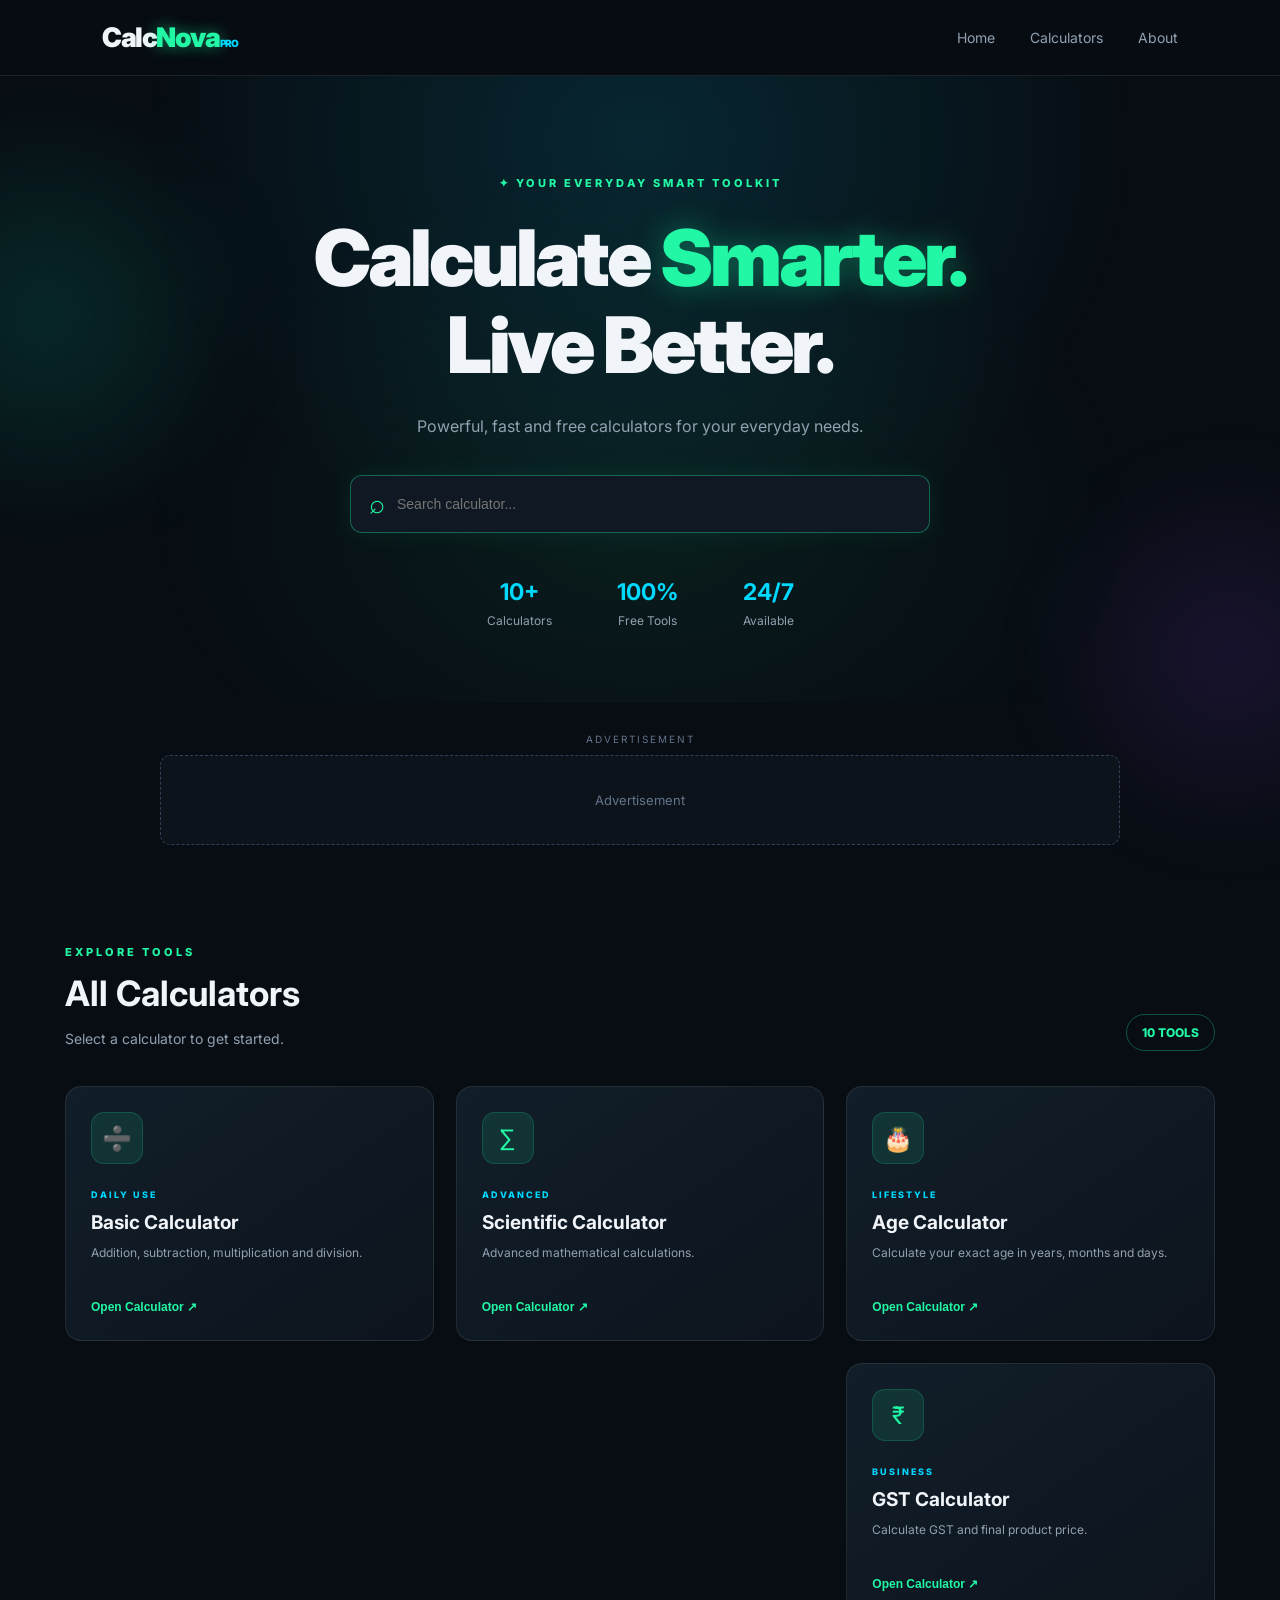
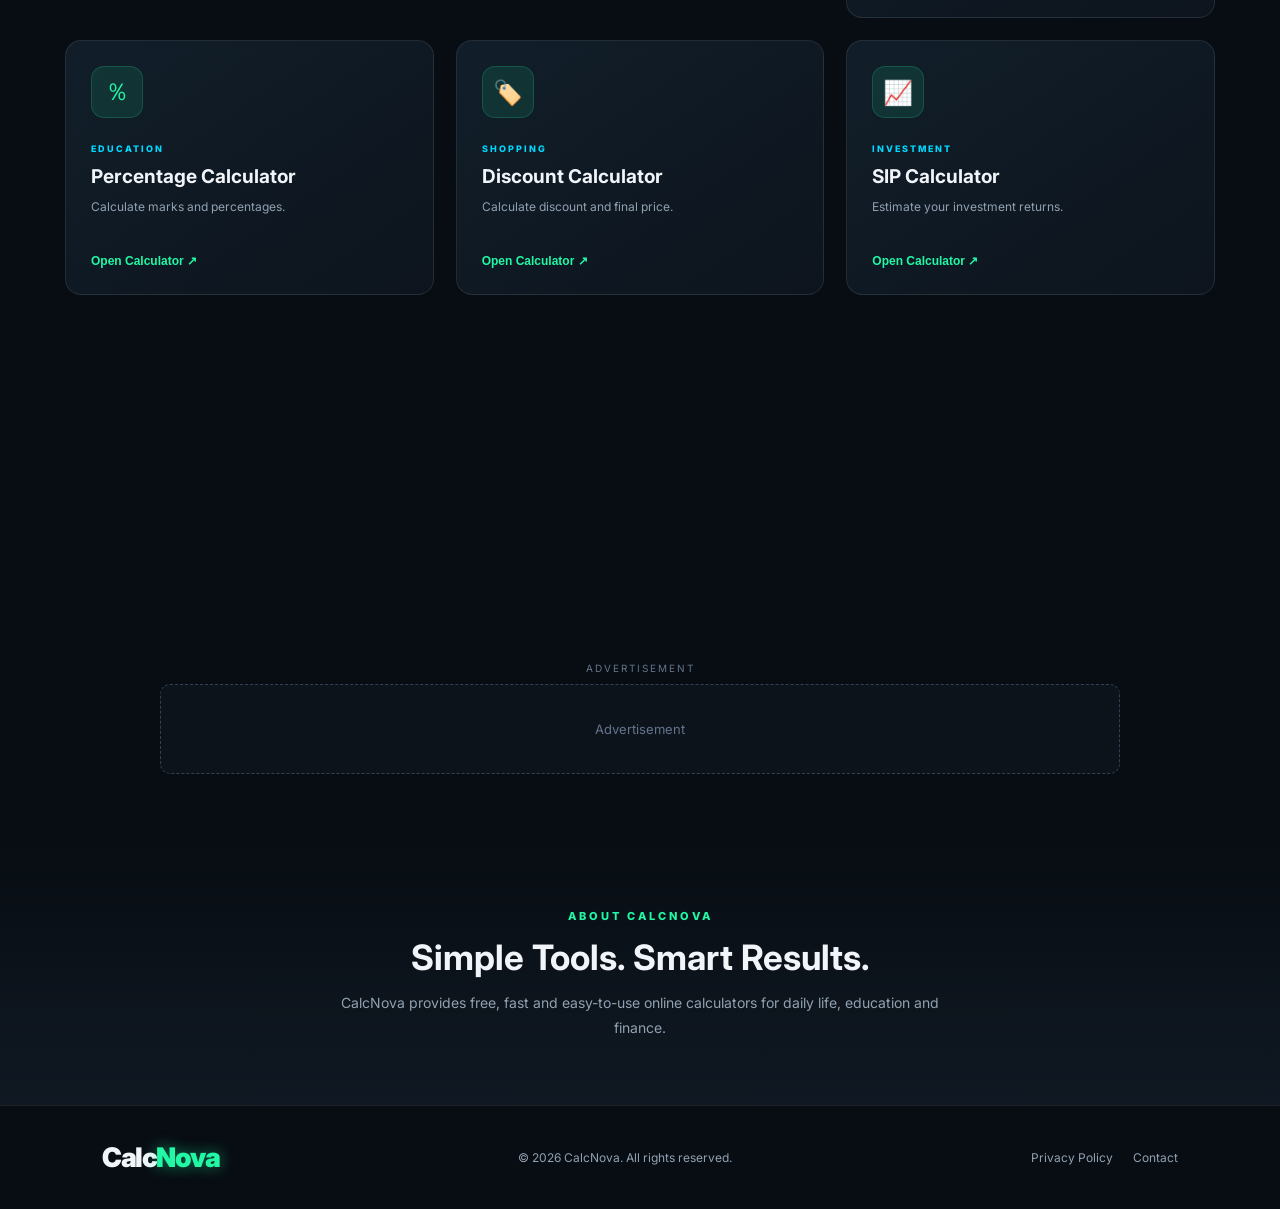
<file: index.html>
<!DOCTYPE html>
<html lang="en">
<head>
<meta charset="UTF-8">
<meta name="viewport" content="width=device-width, initial-scale=1.0">
<meta name="description" content="CalcNova - Free online calculators for maths, finance, health and everyday use.">
<title>CalcNova - Smart Calculator</title>
<link rel="stylesheet" href="styile.css">
</head>
<body>

<header class="navbar">
    <a href="#" class="logo">Calc<span>Nova</span><small> PRO</small></a>
    <nav id="nav">
        <a href="#home">Home</a>
        <a href="#calculators">Calculators</a>
        <a href="#about">About</a>
    </nav>
    <button class="menu-btn" onclick="toggleMenu()">☰</button>
</header>

<main>
<section class="hero" id="home">
    <div class="hero-tag">✦ YOUR EVERYDAY SMART TOOLKIT</div>
    <h1>Calculate <span>Smarter.</span><br>Live Better.</h1>
    <p>Powerful, fast and free calculators for your everyday needs.</p>

    <div class="search-box">
        <span>⌕</span>
        <input type="search" id="searchInput" placeholder="Search calculator...">
    </div>

    <div class="hero-stats">
        <div><strong>10+</strong><small>Calculators</small></div>
        <div><strong>100%</strong><small>Free Tools</small></div>
        <div><strong>24/7</strong><small>Available</small></div>
    </div>
</section>

<section class="ad-section">
    <span>ADVERTISEMENT</span>
    <div class="ad-placeholder">Advertisement</div>
</section>

<section class="calculator-section" id="calculators">
    <div class="section-heading">
        <div>
            <span class="mini-label">EXPLORE TOOLS</span>
            <h2>All Calculators</h2>
            <p>Select a calculator to get started.</p>
        </div>
        <span class="tool-count">10 TOOLS</span>
    </div>

    <div class="calculator-grid" id="calculatorGrid">

        <article class="calc-card" data-name="basic calculator math">
            <div class="card-icon">➗</div>
            <span class="card-label">DAILY USE</span>
            <h3>Basic Calculator</h3>
            <p>Addition, subtraction, multiplication and division.</p>
            <button onclick="openCalculator('basic')">Open Calculator ↗</button>
        </article>

        <article class="calc-card" data-name="scientific calculator sin cos tan log">
            <div class="card-icon">∑</div>
            <span class="card-label">ADVANCED</span>
            <h3>Scientific Calculator</h3>
            <p>Advanced mathematical calculations.</p>
            <button onclick="openCalculator('scientific')">Open Calculator ↗</button>
        </article>

        <article class="calc-card" data-name="age calculator birthday">
            <div class="card-icon">🎂</div>
            <span class="card-label">LIFESTYLE</span>
            <h3>Age Calculator</h3>
            <p>Calculate your exact age in years, months and days.</p>
            <button onclick="openCalculator('age')">Open Calculator ↗</button>
        </article>

        <article class="calc-card" data-name="bmi calculator health weight">
            <div class="card-icon">⚖️</div>
            <span class="card-label">HEALTH</span>
            <h3>BMI Calculator</h3>
            <p>Calculate your Body Mass Index.</p>
            <button onclick="openCalculator('bmi')">Open Calculator ↗</button>
        </article>

        <article class="calc-card" data-name="emi calculator loan">
            <div class="card-icon">🏦</div>
            <span class="card-label">FINANCE</span>
            <h3>EMI Calculator</h3>
            <p>Calculate monthly loan payments.</p>
            <button onclick="openCalculator('emi')">Open Calculator ↗</button>
        </article>

        <article class="calc-card" data-name="gst calculator tax">
            <div class="card-icon">₹</div>
            <span class="card-label">BUSINESS</span>
            <h3>GST Calculator</h3>
            <p>Calculate GST and final product price.</p>
            <button onclick="openCalculator('gst')">Open Calculator ↗</button>
        </article>

        <article class="calc-card" data-name="percentage calculator marks">
            <div class="card-icon">％</div>
            <span class="card-label">EDUCATION</span>
            <h3>Percentage Calculator</h3>
            <p>Calculate marks and percentages.</p>
            <button onclick="openCalculator('percentage')">Open Calculator ↗</button>
        </article>

        <article class="calc-card" data-name="discount calculator shopping">
            <div class="card-icon">🏷️</div>
            <span class="card-label">SHOPPING</span>
            <h3>Discount Calculator</h3>
            <p>Calculate discount and final price.</p>
            <button onclick="openCalculator('discount')">Open Calculator ↗</button>
        </article>

        <article class="calc-card" data-name="sip calculator investment">
            <div class="card-icon">📈</div>
            <span class="card-label">INVESTMENT</span>
            <h3>SIP Calculator</h3>
            <p>Estimate your investment returns.</p>
            <button onclick="openCalculator('sip')">Open Calculator ↗</button>
        </article>

        <article class="calc-card" data-name="date calculator days">
            <div class="card-icon">📅</div>
            <span class="card-label">DATE & TIME</span>
            <h3>Date Calculator</h3>
            <p>Calculate the difference between dates.</p>
            <button onclick="openCalculator('date')">Open Calculator ↗</button>
        </article>

    </div>
    <p id="noResults" hidden>No calculator found.</p>
</section>

<section class="ad-section">
    <span>ADVERTISEMENT</span>
    <div class="ad-placeholder">Advertisement</div>
</section>

<section class="about-section" id="about">
    <span class="mini-label">ABOUT CALCNOVA</span>
    <h2>Simple Tools. Smart Results.</h2>
    <p>CalcNova provides free, fast and easy-to-use online calculators for daily life, education and finance.</p>
</section>



</main>

<footer>
    <a href="#" class="logo">Calc<span>Nova</span></a>
    <p>© 2026 CalcNova. All rights reserved.</p>
    <div>
        <a href="#">Privacy Policy</a>
        <a href="#">Contact</a>
    </div>
</footer>

<div id="calculatorModal" class="modal" aria-hidden="true">
    <div class="modal-content">
        <button class="close-btn" onclick="closeCalculator()">✕</button>
        <div id="calculatorContent"></div>
    </div>
</div>

<script src="script.js"></script>
</body>
</html>
</file>
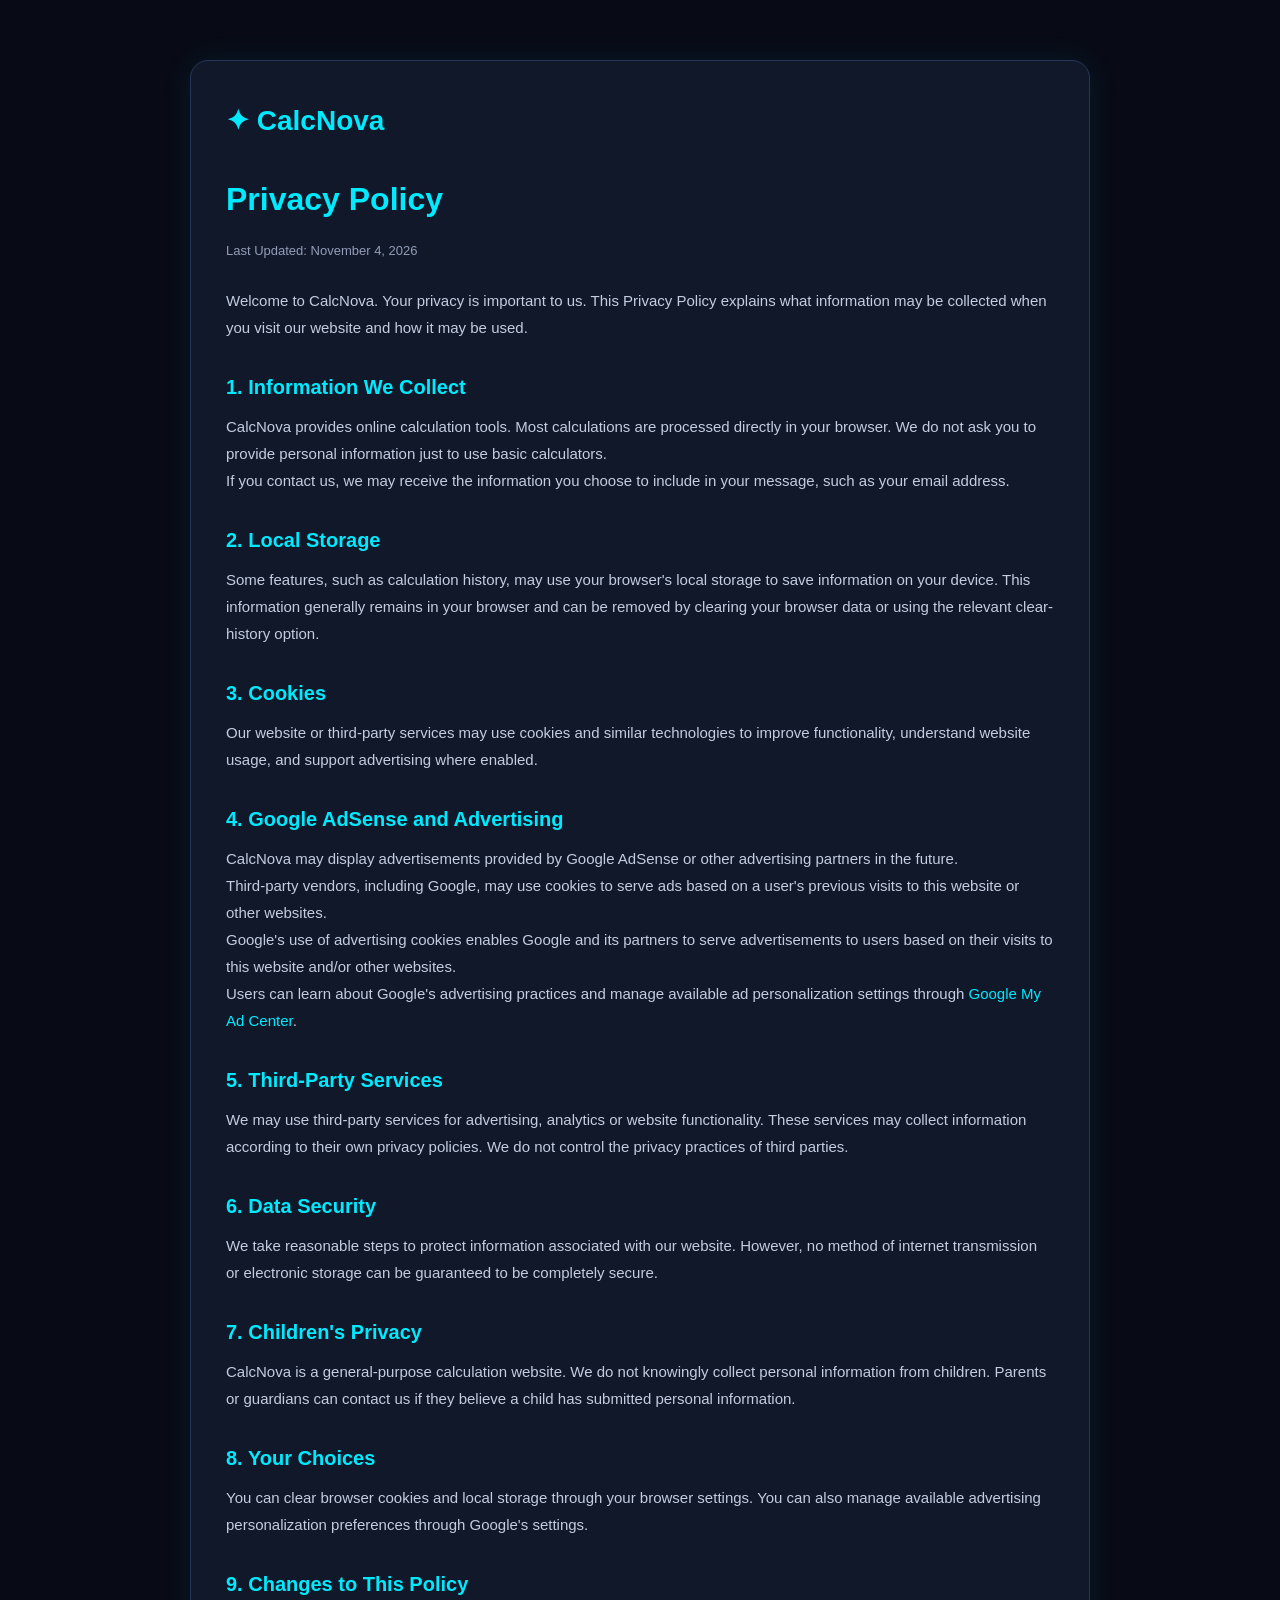
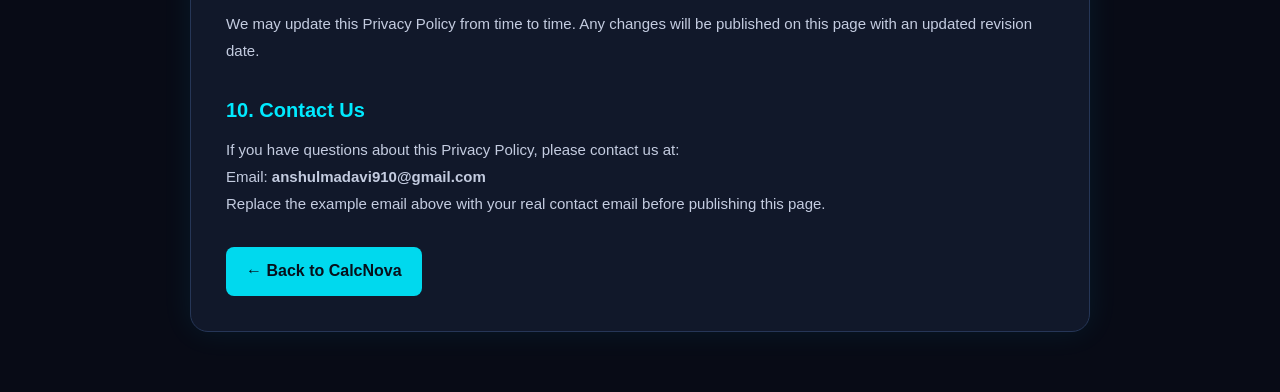
<file: privacy-policy.html>
<!DOCTYPE html>
<html lang="en">
<head>
  <meta charset="UTF-8">
  <meta name="viewport" content="width=device-width, initial-scale=1.0">
  <meta name="description" content="Read the CalcNova Privacy Policy to understand how our website handles information, cookies and advertising.">
  <title>Privacy Policy | CalcNova</title>

  <style>
    * {
      margin: 0;
      padding: 0;
      box-sizing: border-box;
    }

    body {
      font-family: Arial, sans-serif;
      background: #080b16;
      color: #e8ecff;
      line-height: 1.8;
      padding: 25px 15px;
    }

    .container {
      max-width: 900px;
      margin: 35px auto;
      background: #11182a;
      border: 1px solid #263657;
      border-radius: 18px;
      padding: 35px;
      box-shadow: 0 0 30px rgba(0, 220, 255, 0.08);
    }

    .logo {
      color: #00eaff;
      font-size: 28px;
      font-weight: bold;
      margin-bottom: 25px;
    }

    h1 {
      color: #00eaff;
      margin-bottom: 10px;
    }

    h2 {
      color: #00eaff;
      font-size: 20px;
      margin-top: 28px;
      margin-bottom: 8px;
    }

    p, li {
      color: #c4cce0;
      font-size: 15px;
    }

    ul {
      padding-left: 25px;
      margin-top: 8px;
    }

    a {
      color: #00eaff;
      text-decoration: none;
    }

    a:hover {
      text-decoration: underline;
    }

    .date {
      color: #929db8;
      font-size: 13px;
      margin-bottom: 25px;
    }

    .back {
      display: inline-block;
      margin-top: 30px;
      padding: 10px 20px;
      background: #00d9ee;
      color: #07101b;
      font-weight: bold;
      border-radius: 8px;
    }

    @media(max-width: 600px) {
      .container {
        padding: 22px;
        margin: 10px auto;
      }

      h1 {
        font-size: 25px;
      }
    }
  </style>
</head>

<body>
  <main class="container">

    <div class="logo">✦ CalcNova</div>

    <h1>Privacy Policy</h1>
    <p class="date">Last Updated: November 4, 2026</p>

    <p>
      Welcome to CalcNova. Your privacy is important to us.
      This Privacy Policy explains what information may be
      collected when you visit our website and how it may be used.
    </p>

    <h2>1. Information We Collect</h2>
    <p>
      CalcNova provides online calculation tools. Most calculations
      are processed directly in your browser. We do not ask you to
      provide personal information just to use basic calculators.
    </p>
    <p>
      If you contact us, we may receive the information you choose
      to include in your message, such as your email address.
    </p>

    <h2>2. Local Storage</h2>
    <p>
      Some features, such as calculation history, may use your
      browser's local storage to save information on your device.
      This information generally remains in your browser and can
      be removed by clearing your browser data or using the
      relevant clear-history option.
    </p>

    <h2>3. Cookies</h2>
    <p>
      Our website or third-party services may use cookies and
      similar technologies to improve functionality, understand
      website usage, and support advertising where enabled.
    </p>

    <h2>4. Google AdSense and Advertising</h2>
    <p>
      CalcNova may display advertisements provided by Google
      AdSense or other advertising partners in the future.
    </p>
    <p>
      Third-party vendors, including Google, may use cookies
      to serve ads based on a user's previous visits to this
      website or other websites.
    </p>
    <p>
      Google's use of advertising cookies enables Google and
      its partners to serve advertisements to users based on
      their visits to this website and/or other websites.
    </p>
    <p>
      Users can learn about Google's advertising practices and
      manage available ad personalization settings through
      <a href="https://myadcenter.google.com/" target="_blank"
         rel="noopener noreferrer">Google My Ad Center</a>.
    </p>

    <h2>5. Third-Party Services</h2>
    <p>
      We may use third-party services for advertising, analytics
      or website functionality. These services may collect
      information according to their own privacy policies.
      We do not control the privacy practices of third parties.
    </p>

    <h2>6. Data Security</h2>
    <p>
      We take reasonable steps to protect information associated
      with our website. However, no method of internet transmission
      or electronic storage can be guaranteed to be completely secure.
    </p>

    <h2>7. Children's Privacy</h2>
    <p>
      CalcNova is a general-purpose calculation website.
      We do not knowingly collect personal information from
      children. Parents or guardians can contact us if they
      believe a child has submitted personal information.
    </p>

    <h2>8. Your Choices</h2>
    <p>
      You can clear browser cookies and local storage through
      your browser settings. You can also manage available
      advertising personalization preferences through Google's
      settings.
    </p>

    <h2>9. Changes to This Policy</h2>
    <p>
      We may update this Privacy Policy from time to time.
      Any changes will be published on this page with an
      updated revision date.
    </p>

    <h2>10. Contact Us</h2>
    <p>
      If you have questions about this Privacy Policy,
      please contact us at:
    </p>
    <p>
      Email: <strong>anshulmadavi910@gmail.com</strong>
    </p>
    <p>
      Replace the example email above with your real contact email
      before publishing this page.
    </p>

    <a class="back" href="index.html">← Back to CalcNova</a>

  </main>
</body>
</html>
</file>
<file: styile.css>
@import url('https://fonts.googleapis.com/css2?family=Inter:wght@400;500;600;700;800;900&display=swap');

:root {
    --bg:#080d13;
    --panel:#101923;
    --green:#22f7a5;
    --cyan:#00d9ff;
    --text:#f1f5f9;
    --muted:#91a1b1;
    --border:rgba(255,255,255,.09);
}

* {
    margin:0;
    padding:0;
    box-sizing:border-box;
}

html { scroll-behavior:smooth; }

body {
    font-family:Inter,sans-serif;
    background:var(--bg);
    color:var(--text);
    overflow-x:hidden;
}

a {
    color:inherit;
    text-decoration:none;
}

.navbar {
    height:76px;
    display:flex;
    align-items:center;
    justify-content:space-between;
    padding:0 8%;
    background:rgba(8,13,19,.96);
    border-bottom:1px solid var(--border);
    position:sticky;
    top:0;
    z-index:100;
    backdrop-filter:blur(15px);
}

.logo {
    font-size:27px;
    font-weight:900;
    letter-spacing:-1.5px;
}

.logo span {
    color:var(--green);
    text-shadow:0 0 15px rgba(34,247,165,.5);
}

.logo small {
    font-size:10px;
    color:var(--cyan);
}

.navbar nav {
    display:flex;
    gap:35px;
}

.navbar nav a {
    color:var(--muted);
    font-size:14px;
}

.navbar nav a:hover { color:var(--green); }

.menu-btn {
    display:none;
    background:none;
    color:white;
    border:none;
    font-size:26px;
    cursor:pointer;
}

.hero {
    text-align:center;
    padding:100px 20px 75px;
    background:
    radial-gradient(ellipse at 50% 10%,rgba(0,217,255,.13),transparent 55%),
    radial-gradient(ellipse at 50% 70%,rgba(34,247,165,.07),transparent 55%);
}

.hero-tag,.mini-label {
    color:var(--green);
    font-size:11px;
    font-weight:800;
    letter-spacing:3px;
}

.hero h1 {
    font-size:clamp(45px,7vw,78px);
    font-weight:900;
    line-height:1.12;
    margin:24px 0;
    letter-spacing:-3px;
}

.hero h1 span {
    color:var(--green);
    text-shadow:0 0 30px rgba(34,247,165,.35);
}

.hero>p {
    color:var(--muted);
    font-size:16px;
    line-height:1.7;
}

.search-box {
    max-width:580px;
    height:58px;
    display:flex;
    align-items:center;
    gap:12px;
    margin:35px auto;
    padding:7px 18px;
    background:var(--panel);
    border:1px solid rgba(34,247,165,.35);
    border-radius:12px;
    box-shadow:0 0 25px rgba(34,247,165,.08);
}

.search-box span {
    font-size:27px;
    color:var(--green);
}

.search-box input {
    flex:1;
    min-width:0;
    background:transparent;
    color:white;
    border:none;
    outline:none;
    font-size:14px;
}

.hero-stats {
    display:flex;
    justify-content:center;
    gap:65px;
    margin-top:45px;
}

.hero-stats div {
    display:flex;
    flex-direction:column;
    gap:7px;
}

.hero-stats strong {
    color:var(--cyan);
    font-size:23px;
}

.hero-stats small {
    color:var(--muted);
    font-size:12px;
}

.ad-section {
    max-width:1000px;
    margin:30px auto 65px;
    padding:0 20px;
    text-align:center;
}

.ad-section>span {
    display:block;
    color:#64748b;
    font-size:10px;
    letter-spacing:2px;
    margin-bottom:10px;
}

.ad-placeholder {
    min-height:90px;
    display:flex;
    align-items:center;
    justify-content:center;
    background:#0c131b;
    border:1px dashed #334155;
    border-radius:10px;
    color:#64748b;
    font-size:13px;
}

.calculator-section {
    max-width:1200px;
    margin:auto;
    padding:30px 25px 60px;
}

.section-heading {
    display:flex;
    align-items:end;
    justify-content:space-between;
    margin-bottom:35px;
}

.section-heading h2,.about-section h2 {
    font-size:35px;
    margin:12px 0;
}

.section-heading p,.about-section p {
    color:var(--muted);
    font-size:14px;
    line-height:1.8;
}

.tool-count {
    color:var(--green);
    font-size:12px;
    font-weight:800;
    border:1px solid rgba(34,247,165,.3);
    padding:10px 15px;
    border-radius:20px;
}

.calculator-grid {
    display:grid;
    grid-template-columns:repeat(3,1fr);
    gap:22px;
}

.calc-card {
    padding:25px;
    min-height:240px;
    background:linear-gradient(145deg,#111e29,#0d141d);
    border:1px solid var(--border);
    border-radius:16px;
    transition:.3s;
    overflow:hidden;
}

.calc-card:hover {
    transform:translateY(-7px);
    border-color:var(--green);
    box-shadow:0 10px 35px rgba(34,247,165,.09);
}

.card-icon {
    display:flex;
    align-items:center;
    justify-content:center;
    width:52px;
    height:52px;
    font-size:24px;
    color:var(--green);
    background:rgba(34,247,165,.1);
    border:1px solid rgba(34,247,165,.18);
    border-radius:13px;
    margin-bottom:18px;
}

.card-label {
    color:var(--cyan);
    font-size:9px;
    letter-spacing:2px;
    font-weight:800;
}

.calc-card h3 {
    font-size:19px;
    margin:9px 0;
}

.calc-card p {
    color:var(--muted);
    font-size:12px;
    line-height:1.7;
    min-height:42px;
}

.calc-card button {
    margin-top:15px;
    background:transparent;
    border:none;
    color:var(--green);
    font-size:12px;
    font-weight:800;
    cursor:pointer;
}

.calc-card button:hover { color:var(--cyan); }

.about-section {
    text-align:center;
    padding:65px 20px;
    background:linear-gradient(180deg,transparent,#101923);
}

.about-section p {
    max-width:600px;
    margin:auto;
}

footer {
    padding:35px 8%;
    display:flex;
    align-items:center;
    justify-content:space-between;
    flex-wrap:wrap;
    gap:20px;
    border-top:1px solid var(--border);
}

footer p,footer div a {
    color:var(--muted);
    font-size:12px;
}

footer div {
    display:flex;
    gap:20px;
}

.modal {
    display:none;
    position:fixed;
    inset:0;
    z-index:200;
    background:rgba(0,0,0,.85);
    backdrop-filter:blur(8px);
    padding:20px;
    align-items:center;
    justify-content:center;
}

.modal.active { display:flex; }

.modal-content {
    position:relative;
    width:100%;
    max-width:520px;
    max-height:85vh;
    overflow-y:auto;
    background:#101923;
    border:1px solid rgba(34,247,165,.4);
    border-radius:18px;
    padding:35px 25px;
    box-shadow:0 0 40px rgba(34,247,165,.12);
}

.close-btn {
    position:absolute;
    top:15px;
    right:18px;
    color:white;
    background:transparent;
    border:none;
    font-size:22px;
    cursor:pointer;
}

#noResults {
    color:var(--muted);
    text-align:center;
    padding:35px;
}

[hidden] { display:none!important; }

/* CALCULATOR STYLING */

.calc-title {
    color:var(--green);
    font-size:25px;
    margin-bottom:25px;
    padding-right:25px;
}

.calc-field {
    display:block;
    color:var(--muted);
    font-size:13px;
    font-weight:600;
    margin-bottom:18px;
}

.calc-field input,.calc-field select {
    display:block;
    width:100%;
    margin-top:9px;
    padding:14px;
    background:#080d13;
    color:white;
    border:1px solid #344252;
    border-radius:9px;
    outline:none;
    font-size:14px;
    font-family:inherit;
}

.calc-field input:focus,.calc-field select:focus {
    border-color:var(--green);
}

.calc-action {
    width:100%;
    padding:14px;
    border:none;
    border-radius:9px;
    background:var(--green);
    color:#06130e;
    font-size:14px;
    font-weight:800;
    cursor:pointer;
    margin:5px 0 15px;
}

.calc-action:hover { background:var(--cyan); }

.calc-result {
    padding:17px;
    background:#080d13;
    border:1px solid rgba(34,247,165,.25);
    border-radius:10px;
    color:var(--muted);
    line-height:2;
    font-size:13px;
    overflow-wrap:anywhere;
}

.calc-result strong {
    color:var(--green);
    font-size:17px;
}

.calc-hint {
    color:#8494a5;
    font-size:11px;
    margin-top:12px;
    line-height:1.6;
}

.basic-display {
    width:100%;
    padding:18px;
    margin-bottom:15px;
    background:#080d13;
    border:1px solid #344252;
    border-radius:10px;
    color:var(--green);
    font-size:24px;
    text-align:right;
}

.basic-grid {
    display:grid;
    grid-template-columns:repeat(4,1fr);
    gap:9px;
}

.basic-grid button {
    min-width:0;
    padding:15px 5px;
    background:#192633;
    border:1px solid #304253;
    border-radius:8px;
    color:white;
    font-size:15px;
    cursor:pointer;
}

.basic-grid button:hover {
    border-color:var(--green);
    color:var(--green);
}

@media(max-width:850px) {
    .calculator-grid { grid-template-columns:repeat(2,1fr); }
    .navbar { padding:0 5%; }
}

@media(max-width:600px) {
    .navbar { height:65px; }

    .navbar nav {
        display:none;
        position:absolute;
        top:65px;
        left:0;
        width:100%;
        padding:20px;
        flex-direction:column;
        gap:20px;
        background:#101923;
    }

    .navbar nav.show { display:flex; }
    .menu-btn { display:block; }

    .hero { padding:70px 15px 50px; }
    .hero h1 { letter-spacing:-2px; }
    .hero-stats { gap:25px; }
    .calculator-grid { grid-template-columns:1fr; }
    .section-heading h2 { font-size:27px; }
    .calculator-section { padding:25px 16px; }

    footer {
        flex-direction:column;
        text-align:center;
    }
}

@media(max-width:400px) {
    .basic-grid { gap:6px; }
    .basic-grid button { padding:13px 3px; }
}

/* ===== CALCNOVA PREMIUM ANIMATIONS ===== */

html {
  scroll-behavior: smooth;
}

body {
  overflow-x: hidden;
  animation: pageFade 0.8s ease;
}

@keyframes pageFade {
  from { opacity: 0; }
  to { opacity: 1; }
}

/* Animated neon background */
body::before {
  content: "";
  position: fixed;
  width: 450px;
  height: 450px;
  top: 10%;
  left: -180px;
  background: radial-gradient(circle, rgba(0,255,200,0.12), transparent 70%);
  filter: blur(35px);
  pointer-events: none;
  z-index: -1;
  animation: glowMove 9s ease-in-out infinite alternate;
}

body::after {
  content: "";
  position: fixed;
  width: 400px;
  height: 400px;
  right: -150px;
  bottom: 5%;
  background: radial-gradient(circle, rgba(150,70,255,0.13), transparent 70%);
  filter: blur(35px);
  pointer-events: none;
  z-index: -1;
  animation: glowMove 11s ease-in-out infinite alternate-reverse;
}

@keyframes glowMove {
  from { transform: translate(0, 0) scale(0.9); }
  to { transform: translate(80px, -50px) scale(1.2); }
}

/* Calculator cards */
.calc-card {
  animation: cardEnter 0.7s ease both;
  transition: transform 0.3s ease, box-shadow 0.3s ease, border-color 0.3s ease;
}

.calc-card:nth-child(2) { animation-delay: 0.08s; }
.calc-card:nth-child(3) { animation-delay: 0.16s; }
.calc-card:nth-child(4) { animation-delay: 0.24s; }
.calc-card:nth-child(5) { animation-delay: 0.32s; }
.calc-card:nth-child(6) { animation-delay: 0.40s; }
.calc-card:nth-child(7) { animation-delay: 0.48s; }
.calc-card:nth-child(8) { animation-delay: 0.56s; }
.calc-card:nth-child(9) { animation-delay: 0.64s; }
.calc-card:nth-child(10) { animation-delay: 0.72s; }

@keyframes cardEnter {
  from {
    opacity: 0;
    transform: translateY(35px);
  }
  to {
    opacity: 1;
    transform: translateY(0);
  }
}

.calc-card:hover {
  transform: translateY(-9px) scale(1.02);
  border-color: #00ffd5;
  box-shadow: 0 0 18px rgba(0,255,213,0.25),
              0 12px 35px rgba(0,0,0,0.3);
}

/* Buttons */
button {
  transition: transform 0.2s ease, box-shadow 0.2s ease;
}

button:hover {
  box-shadow: 0 0 15px rgba(0,255,213,0.25);
}

button:active {
  transform: scale(0.95);
}

/* Calculator modal */
#calculatorModal {
  animation: modalFade 0.3s ease;
}

@keyframes modalFade {
  from { opacity: 0; }
  to { opacity: 1; }
}

#calculatorContent {
  animation: modalZoom 0.35s cubic-bezier(.2,.8,.2,1);
}

@keyframes modalZoom {
  from {
    opacity: 0;
    transform: translateY(25px) scale(0.92);
  }
  to {
    opacity: 1;
    transform: translateY(0) scale(1);
  }
}

/* Search focus */
#searchInput {
  transition: box-shadow 0.3s ease, border-color 0.3s ease;
}

#searchInput:focus {
  border-color: #00ffd5;
  box-shadow: 0 0 18px rgba(0,255,213,0.2);
}

/* Accessibility */
@media (prefers-reduced-motion: reduce) {
  *, *::before, *::after {
    animation-duration: 0.01ms !important;
    animation-iteration-count: 1 !important;
    scroll-behavior: auto !important;
    transition-duration: 0.01ms !important;
  }
}

/* ===== SCROLL REVEAL ===== */

.reveal {
  opacity: 0;
  transform: translateY(35px);
  transition: opacity 0.7s ease, transform 0.7s ease;
}

.reveal.active {
  opacity: 1;
  transform: translateY(0);
}

/* ===== NOVA SMART ASSISTANT ===== */

.smart-assistant {
  padding: 75px 20px;
  max-width: 1000px;
  margin: auto;
  text-align: center;
}

.assistant-heading {
  margin-bottom: 35px;
}

.assistant-tag {
  display: inline-block;
  color: #00ffd5;
  border: 1px solid rgba(0,255,213,0.35);
  background: rgba(0,255,213,0.08);
  padding: 8px 17px;
  border-radius: 30px;
  font-size: 12px;
  letter-spacing: 2px;
  margin-bottom: 18px;
}

.assistant-heading h2 {
  font-size: clamp(27px, 5vw, 42px);
  color: #ffffff;
  margin: 10px 0;
}

.assistant-heading h2 span {
  color: #00ffd5;
  text-shadow: 0 0 18px rgba(0,255,213,0.5);
}

.assistant-heading p {
  color: #a5a5b5;
  font-size: 15px;
}

.assistant-box {
  max-width: 720px;
  margin: auto;
  padding: 22px;
  text-align: left;
  background: rgba(20,22,38,0.85);
  border: 1px solid rgba(0,255,213,0.2);
  border-radius: 22px;
  box-shadow: 0 0 35px rgba(0,255,213,0.08);
  backdrop-filter: blur(15px);
}

.assistant-top {
  display: flex;
  align-items: center;
  gap: 13px;
  padding-bottom: 18px;
  border-bottom: 1px solid rgba(255,255,255,0.08);
}

.assistant-avatar {
  width: 48px;
  height: 48px;
  display: grid;
  place-items: center;
  border-radius: 15px;
  font-size: 25px;
  color: #061b18;
  background: linear-gradient(135deg,#00ffd5,#00aaff);
  box-shadow: 0 0 20px rgba(0,255,213,0.35);
  animation: novaPulse 2s infinite;
}

.assistant-top h3 {
  margin: 0 0 5px;
  color: white;
  font-size: 16px;
}

.online-status {
  font-size: 11px;
  color: #00ffd5;
}

@keyframes novaPulse {
  0%, 100% { box-shadow: 0 0 10px rgba(0,255,213,0.25); }
  50% { box-shadow: 0 0 25px rgba(0,255,213,0.6); }
}

.assistant-messages {
  height: 280px;
  overflow-y: auto;
  padding: 20px 5px;
  display: flex;
  flex-direction: column;
  gap: 14px;
  scroll-behavior: smooth;
}

.nova-message,
.user-message {
  max-width: 85%;
  padding: 13px 16px;
  border-radius: 15px;
  font-size: 14px;
  line-height: 1.6;
  animation: messageIn 0.3s ease;
  overflow-wrap: anywhere;
}

.nova-message {
  align-self: flex-start;
  color: #e7fdf9;
  background: rgba(0,255,213,0.09);
  border: 1px solid rgba(0,255,213,0.17);
  border-bottom-left-radius: 4px;
}

.user-message {
  align-self: flex-end;
  color: white;
  background: linear-gradient(135deg,#5544db,#287cdb);
  border-bottom-right-radius: 4px;
}

@keyframes messageIn {
  from { opacity: 0; transform: translateY(10px); }
  to { opacity: 1; transform: translateY(0); }
}

.assistant-examples {
  display: flex;
  flex-wrap: wrap;
  gap: 9px;
  margin-bottom: 17px;
}

.example-btn {
  background: rgba(255,255,255,0.04);
  border: 1px solid rgba(0,255,213,0.2);
  color: #00ffd5;
  padding: 9px 13px;
  border-radius: 20px;
  font-size: 12px;
  cursor: pointer;
}

.example-btn:hover {
  background: rgba(0,255,213,0.13);
  box-shadow: 0 0 12px rgba(0,255,213,0.2);
}

.assistant-input-area {
  display: flex;
  gap: 10px;
  padding: 8px;
  border: 1px solid rgba(0,255,213,0.3);
  background: rgba(0,0,0,0.25);
  border-radius: 15px;
}

.assistant-input-area input {
  flex: 1;
  min-width: 0;
  border: none;
  outline: none;
  background: transparent;
  color: white;
  padding: 12px;
  font-size: 14px;
}

.assistant-input-area input::placeholder {
  color: #858597;
}

#assistantSend {
  width: 45px;
  min-width: 45px;
  height: 45px;
  border: none;
  border-radius: 12px;
  background: linear-gradient(135deg,#00ffd5,#00aaff);
  color: #061b18;
  font-size: 22px;
  cursor: pointer;
  transition: 0.25s;
}

#assistantSend:hover {
  transform: scale(1.08);
  box-shadow: 0 0 18px rgba(0,255,213,0.5);
}

.assistant-note {
  text-align: center;
  font-size: 11px;
  color: #858597;
  margin: 15px 0 0;
}

@media(max-width:600px) {
  .smart-assistant {
    padding: 45px 12px;
  }

  .assistant-box {
    padding: 15px;
  }

  .assistant-messages {
    height: 260px;
  }

  .assistant-examples {
    gap: 7px;
  }

  .example-btn {
    font-size: 11px;
  }
}
</file>
